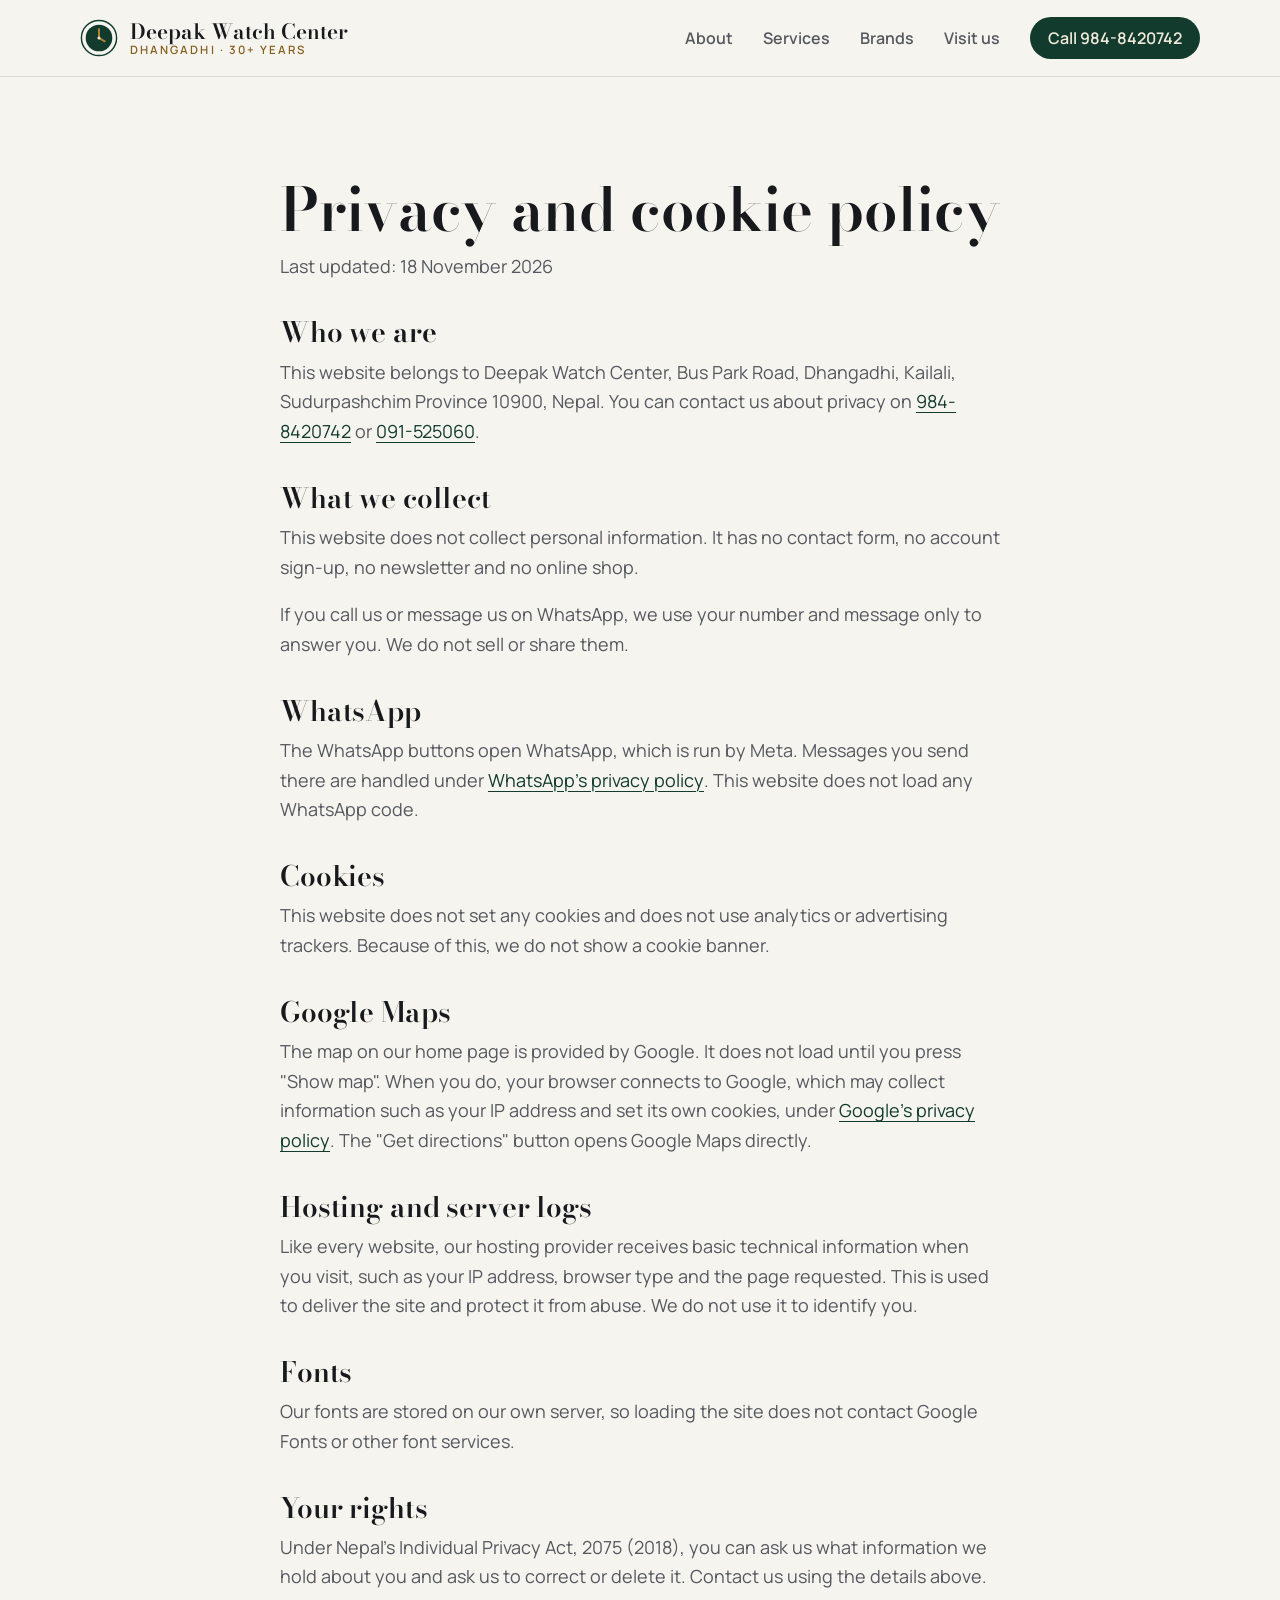
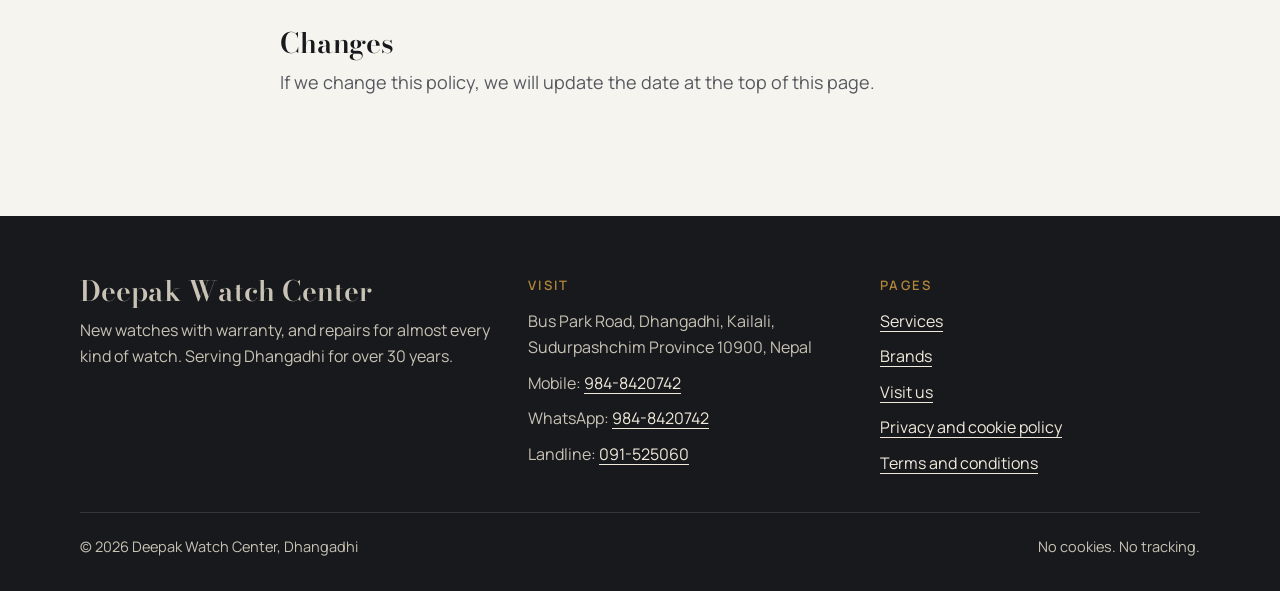
<file: privacy.html>
<!DOCTYPE html>
<html lang="en">
<head>
<meta charset="utf-8">
<meta name="viewport" content="width=device-width, initial-scale=1">
<meta http-equiv="Content-Security-Policy" content="default-src 'none'; script-src 'self'; style-src 'self'; font-src 'self'; img-src 'self' data:; frame-src https://maps.google.com https://www.google.com; base-uri 'none'; form-action 'none'; upgrade-insecure-requests">
<meta name="referrer" content="strict-origin-when-cross-origin">
<title>Privacy and cookie policy | Deepak Watch Center</title>
<meta name="description" content="How the Deepak Watch Center website handles your information and cookies.">
<link rel="canonical" href="https://deepakwatchcenter.com.np/privacy.html">
<meta property="og:title" content="Privacy and cookie policy | Deepak Watch Center">
<meta property="og:description" content="How the Deepak Watch Center website handles your information and cookies.">
<meta property="og:type" content="website">
<meta property="og:url" content="https://deepakwatchcenter.com.np/privacy.html">
<meta name="theme-color" content="#F6F4EF">
<link rel="icon" href="favicon.svg" type="image/svg+xml">
<link rel="preload" href="assets/fonts/bodoni.woff2" as="font" type="font/woff2" crossorigin>
<link rel="stylesheet" href="assets/style.css">
<script src="assets/site.js" defer></script>
</head>
<body>
<a class="skip" href="#main">Skip to main content</a>
<header class="site-header">
  <div class="wrap">
    <a class="logo" href="./" aria-label="Deepak Watch Center, home"><svg viewBox="0 0 40 40" aria-hidden="true" focusable="false"><circle cx="20" cy="20" r="18.5" fill="none" stroke="#123B2E" stroke-width="1.5"/><circle cx="20" cy="20" r="14" fill="#123B2E"/><path d="M20 10.5V20l6 3.5" stroke="#B3873A" stroke-width="2" stroke-linecap="round" fill="none"/><circle cx="20" cy="20" r="1.6" fill="#F1EADB"/></svg><span><b>Deepak Watch Center</b><small>Dhangadhi · 30+ years</small></span></a>
    <nav class="nav" aria-label="Main">
      <button class="menu-toggle" id="menu-toggle" type="button" aria-expanded="false" aria-controls="menu">Menu</button>
      <ul id="menu">
        <li><a href="./#about">About</a></li>
        <li><a href="./#services">Services</a></li>
        <li><a href="./#brands">Brands</a></li>
        <li><a href="./#visit">Visit us</a></li>
        <li><a class="call" href="tel:+9779848420742">Call 984-8420742</a></li>
      </ul>
    </nav>
  </div>
</header>

<main id="main" class="legal">
  <div class="wrap">
    <h1>Privacy and cookie policy</h1>
    <p class="updated">Last updated: 18 November 2026</p>

    <h2>Who we are</h2>
    <p>This website belongs to Deepak Watch Center, Bus Park Road, Dhangadhi, Kailali, Sudurpashchim Province 10900, Nepal. You can contact us about privacy on <a href="tel:+9779848420742">984-8420742</a> or <a href="tel:+97791525060">091-525060</a>.</p>

    <h2>What we collect</h2>
    <p>This website does not collect personal information. It has no contact form, no account sign-up, no newsletter and no online shop.</p>
    <p>If you call us or message us on WhatsApp, we use your number and message only to answer you. We do not sell or share them.</p>

    <h2>WhatsApp</h2>
    <p>The WhatsApp buttons open WhatsApp, which is run by Meta. Messages you send there are handled under <a href="https://www.whatsapp.com/legal/privacy-policy" rel="noopener noreferrer" target="_blank">WhatsApp's privacy policy<span class="sr-only"> (opens in a new tab)</span></a>. This website does not load any WhatsApp code.</p>

    <h2>Cookies</h2>
    <p>This website does not set any cookies and does not use analytics or advertising trackers. Because of this, we do not show a cookie banner.</p>

    <h2 id="map">Google Maps</h2>
    <p>The map on our home page is provided by Google. It does not load until you press "Show map". When you do, your browser connects to Google, which may collect information such as your IP address and set its own cookies, under <a href="https://policies.google.com/privacy" rel="noopener noreferrer" target="_blank">Google's privacy policy<span class="sr-only"> (opens in a new tab)</span></a>. The "Get directions" button opens Google Maps directly.</p>

    <h2>Hosting and server logs</h2>
    <p>Like every website, our hosting provider receives basic technical information when you visit, such as your IP address, browser type and the page requested. This is used to deliver the site and protect it from abuse. We do not use it to identify you.</p>

    <h2>Fonts</h2>
    <p>Our fonts are stored on our own server, so loading the site does not contact Google Fonts or other font services.</p>

    <h2>Your rights</h2>
    <p>Under Nepal's Individual Privacy Act, 2075 (2018), you can ask us what information we hold about you and ask us to correct or delete it. Contact us using the details above.</p>

    <h2>Changes</h2>
    <p>If we change this policy, we will update the date at the top of this page.</p>
  </div>
</main>
<footer class="site-footer">
  <div class="wrap">
    <div class="cols">
      <div>
        <p class="brand">Deepak Watch Center</p>
        <p>New watches with warranty, and repairs for almost every kind of watch. Serving Dhangadhi for over 30 years.</p>
      </div>
      <div>
        <h2>Visit</h2>
        <ul>
          <li>Bus Park Road, Dhangadhi, Kailali, Sudurpashchim Province 10900, Nepal</li>
          <li>Mobile: <a href="tel:+9779848420742">984-8420742</a></li>
          <li>WhatsApp: <a href="https://wa.me/9779848420742" rel="noopener noreferrer" target="_blank">984-8420742<span class="sr-only"> (opens in a new tab)</span></a></li>
          <li>Landline: <a href="tel:+97791525060">091-525060</a></li>
        </ul>
      </div>
      <div>
        <h2>Pages</h2>
        <ul>
          <li><a href="./#services">Services</a></li>
          <li><a href="./#brands">Brands</a></li>
          <li><a href="./#visit">Visit us</a></li>
          <li><a href="privacy.html">Privacy and cookie policy</a></li>
          <li><a href="terms.html">Terms and conditions</a></li>
        </ul>
      </div>
    </div>
    <div class="fine"><span>© <span id="year">2026</span> Deepak Watch Center, Dhangadhi</span><span>No cookies. No tracking.</span></div>
  </div>
</footer>
</body>
</html>
</file>
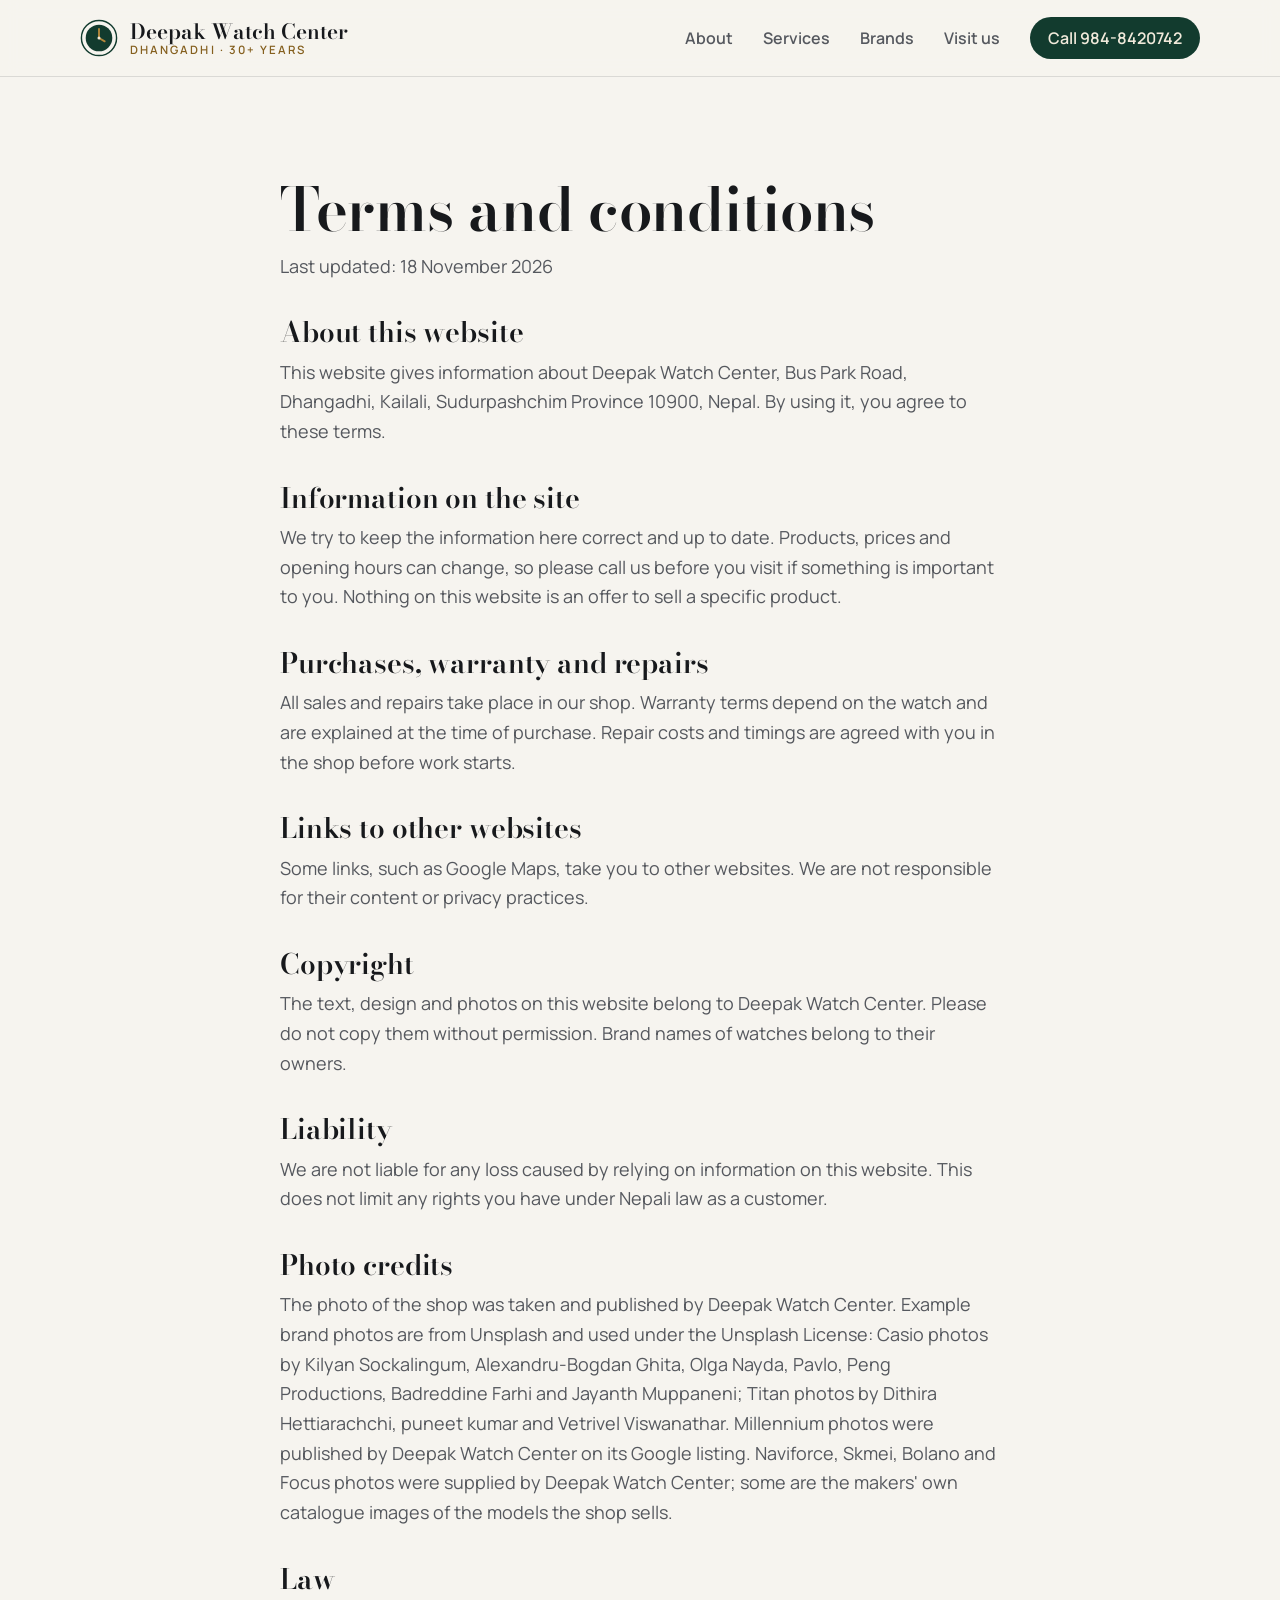
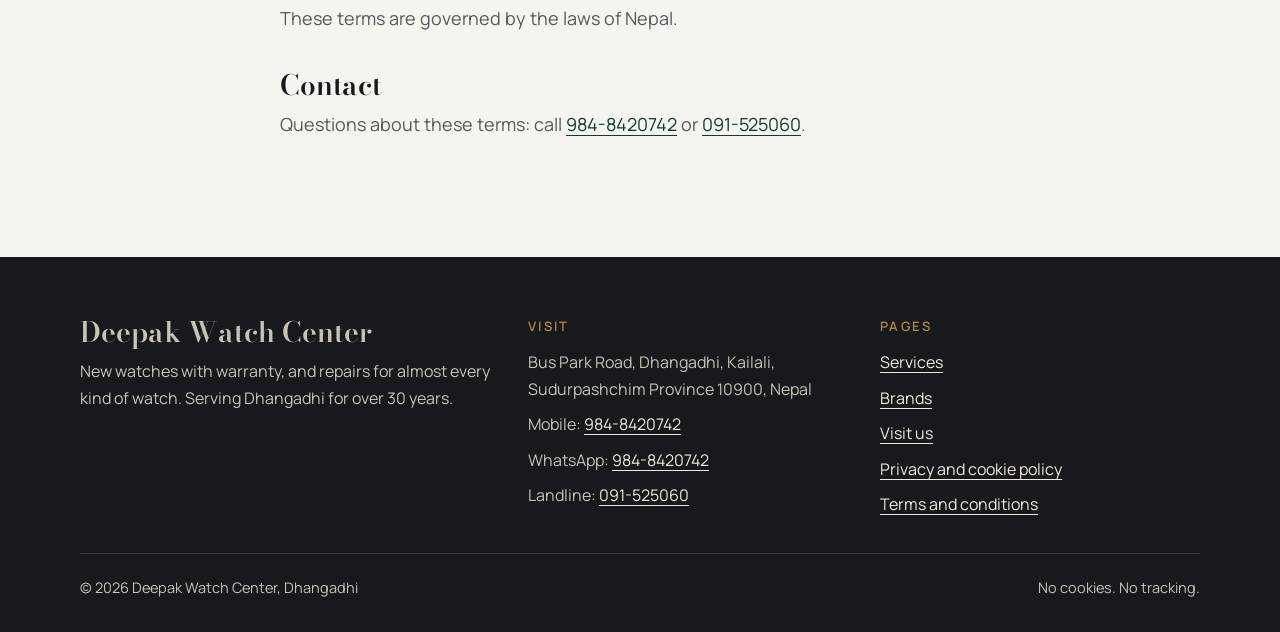
<file: terms.html>
<!DOCTYPE html>
<html lang="en">
<head>
<meta charset="utf-8">
<meta name="viewport" content="width=device-width, initial-scale=1">
<meta http-equiv="Content-Security-Policy" content="default-src 'none'; script-src 'self'; style-src 'self'; font-src 'self'; img-src 'self' data:; frame-src https://maps.google.com https://www.google.com; base-uri 'none'; form-action 'none'; upgrade-insecure-requests">
<meta name="referrer" content="strict-origin-when-cross-origin">
<title>Terms and conditions | Deepak Watch Center</title>
<meta name="description" content="Terms for using the Deepak Watch Center website.">
<link rel="canonical" href="https://deepakwatchcenter.com.np/terms.html">
<meta property="og:title" content="Terms and conditions | Deepak Watch Center">
<meta property="og:description" content="Terms for using the Deepak Watch Center website.">
<meta property="og:type" content="website">
<meta property="og:url" content="https://deepakwatchcenter.com.np/terms.html">
<meta name="theme-color" content="#F6F4EF">
<link rel="icon" href="favicon.svg" type="image/svg+xml">
<link rel="preload" href="assets/fonts/bodoni.woff2" as="font" type="font/woff2" crossorigin>
<link rel="stylesheet" href="assets/style.css">
<script src="assets/site.js" defer></script>
</head>
<body>
<a class="skip" href="#main">Skip to main content</a>
<header class="site-header">
  <div class="wrap">
    <a class="logo" href="./" aria-label="Deepak Watch Center, home"><svg viewBox="0 0 40 40" aria-hidden="true" focusable="false"><circle cx="20" cy="20" r="18.5" fill="none" stroke="#123B2E" stroke-width="1.5"/><circle cx="20" cy="20" r="14" fill="#123B2E"/><path d="M20 10.5V20l6 3.5" stroke="#B3873A" stroke-width="2" stroke-linecap="round" fill="none"/><circle cx="20" cy="20" r="1.6" fill="#F1EADB"/></svg><span><b>Deepak Watch Center</b><small>Dhangadhi · 30+ years</small></span></a>
    <nav class="nav" aria-label="Main">
      <button class="menu-toggle" id="menu-toggle" type="button" aria-expanded="false" aria-controls="menu">Menu</button>
      <ul id="menu">
        <li><a href="./#about">About</a></li>
        <li><a href="./#services">Services</a></li>
        <li><a href="./#brands">Brands</a></li>
        <li><a href="./#visit">Visit us</a></li>
        <li><a class="call" href="tel:+9779848420742">Call 984-8420742</a></li>
      </ul>
    </nav>
  </div>
</header>

<main id="main" class="legal">
  <div class="wrap">
    <h1>Terms and conditions</h1>
    <p class="updated">Last updated: 18 November 2026</p>

    <h2>About this website</h2>
    <p>This website gives information about Deepak Watch Center, Bus Park Road, Dhangadhi, Kailali, Sudurpashchim Province 10900, Nepal. By using it, you agree to these terms.</p>

    <h2>Information on the site</h2>
    <p>We try to keep the information here correct and up to date. Products, prices and opening hours can change, so please call us before you visit if something is important to you. Nothing on this website is an offer to sell a specific product.</p>

    <h2>Purchases, warranty and repairs</h2>
    <p>All sales and repairs take place in our shop. Warranty terms depend on the watch and are explained at the time of purchase. Repair costs and timings are agreed with you in the shop before work starts.</p>

    <h2>Links to other websites</h2>
    <p>Some links, such as Google Maps, take you to other websites. We are not responsible for their content or privacy practices.</p>

    <h2>Copyright</h2>
    <p>The text, design and photos on this website belong to Deepak Watch Center. Please do not copy them without permission. Brand names of watches belong to their owners.</p>

    <h2>Liability</h2>
    <p>We are not liable for any loss caused by relying on information on this website. This does not limit any rights you have under Nepali law as a customer.</p>

    <h2 id="photo-credits">Photo credits</h2>
    <p>The photo of the shop was taken and published by Deepak Watch Center. Example brand photos are from Unsplash and used under the Unsplash License: Casio photos by Kilyan Sockalingum, Alexandru-Bogdan Ghita, Olga Nayda, Pavlo, Peng Productions, Badreddine Farhi and Jayanth Muppaneni; Titan photos by Dithira Hettiarachchi, puneet kumar and Vetrivel Viswanathar. Millennium photos were published by Deepak Watch Center on its Google listing. Naviforce, Skmei, Bolano and Focus photos were supplied by Deepak Watch Center; some are the makers' own catalogue images of the models the shop sells.</p>

    <h2>Law</h2>
    <p>These terms are governed by the laws of Nepal.</p>

    <h2>Contact</h2>
    <p>Questions about these terms: call <a href="tel:+9779848420742">984-8420742</a> or <a href="tel:+97791525060">091-525060</a>.</p>
  </div>
</main>
<footer class="site-footer">
  <div class="wrap">
    <div class="cols">
      <div>
        <p class="brand">Deepak Watch Center</p>
        <p>New watches with warranty, and repairs for almost every kind of watch. Serving Dhangadhi for over 30 years.</p>
      </div>
      <div>
        <h2>Visit</h2>
        <ul>
          <li>Bus Park Road, Dhangadhi, Kailali, Sudurpashchim Province 10900, Nepal</li>
          <li>Mobile: <a href="tel:+9779848420742">984-8420742</a></li>
          <li>WhatsApp: <a href="https://wa.me/9779848420742" rel="noopener noreferrer" target="_blank">984-8420742<span class="sr-only"> (opens in a new tab)</span></a></li>
          <li>Landline: <a href="tel:+97791525060">091-525060</a></li>
        </ul>
      </div>
      <div>
        <h2>Pages</h2>
        <ul>
          <li><a href="./#services">Services</a></li>
          <li><a href="./#brands">Brands</a></li>
          <li><a href="./#visit">Visit us</a></li>
          <li><a href="privacy.html">Privacy and cookie policy</a></li>
          <li><a href="terms.html">Terms and conditions</a></li>
        </ul>
      </div>
    </div>
    <div class="fine"><span>© <span id="year">2026</span> Deepak Watch Center, Dhangadhi</span><span>No cookies. No tracking.</span></div>
  </div>
</footer>
</body>
</html>
</file>
<file: assets/style.css>
/* Deepak Watch Center — "watchmaker's counter"
   Warm paper, deep green and brass. Real shop photos do the talking.
   Contrast (WCAG AA): ink on paper 16:1 · muted on paper 6.5:1 · dark brass on paper 5.2:1
   cream on green 10.4:1 · sage on green 7.2:1 · light brass on green 3.8:1 (large text only). */

@font-face{font-family:"Bodoni Moda";src:url("fonts/bodoni.woff2") format("woff2");font-weight:400 900;font-display:swap}
@font-face{font-family:"Manrope";src:url("fonts/manrope.woff2") format("woff2");font-weight:200 800;font-display:swap}

:root{
  --paper:#F6F4EF;
  --paper-2:#EDE9E0;
  --ink:#17191C;
  --muted:#55585E;
  --green:#123B2E;
  --green-2:#0D2C22;
  --brass:#B3873A;
  --brass-dk:#85601F;
  --cream:#F1EADB;
  --sage:#B9C9BF;
  --line:rgba(23,25,28,.12);
  --line-dk:rgba(241,234,219,.18);
  --serif:"Bodoni Moda","Didot","Bodoni 72",Georgia,serif;
  --sans:"Manrope","Segoe UI",system-ui,sans-serif;
  --ease-out:cubic-bezier(.23,1,.32,1);
  --wrap:1200px;
  color-scheme:light;
}
*{box-sizing:border-box}
html{scroll-behavior:smooth;scroll-padding-top:84px}
body{margin:0;background:var(--paper);color:var(--ink);font:18px/1.65 var(--sans);-webkit-font-smoothing:antialiased}
img{max-width:100%;display:block}
a{color:var(--green);text-underline-offset:4px;text-decoration-thickness:1px}
a:hover{text-decoration-thickness:2px}
:focus-visible{outline:3px solid var(--brass-dk);outline-offset:3px;border-radius:4px}
.dark :focus-visible{outline-color:var(--brass)}
h1,h2,h3{font-family:var(--serif);font-weight:600;line-height:1.08;margin:0;text-wrap:balance;letter-spacing:-.005em}
p{margin:0 0 1em}
.wrap{max-width:var(--wrap);margin:0 auto;padding:0 clamp(18px,4vw,40px)}
.skip{position:absolute;left:12px;top:-60px;background:var(--green);color:var(--cream);padding:10px 14px;border-radius:6px;font-weight:700;z-index:50}
.skip:focus{top:12px}
.sr-only{position:absolute;width:1px;height:1px;overflow:hidden;clip:rect(0 0 0 0);white-space:nowrap}

/* header */
.site-header{position:sticky;top:0;z-index:20;background:rgba(246,244,239,.94);backdrop-filter:blur(8px);border-bottom:1px solid var(--line)}
.site-header .wrap{display:flex;align-items:center;justify-content:space-between;height:76px;gap:16px}
.logo{display:flex;align-items:center;gap:12px;color:var(--ink);text-decoration:none}
.logo svg{width:38px;height:38px;flex:none}
.logo b{display:block;font:600 21px/1.1 var(--serif)}
.logo small{display:block;font:600 11.5px/1.2 var(--sans);letter-spacing:.18em;text-transform:uppercase;color:var(--brass-dk)}
.nav ul{list-style:none;display:flex;gap:30px;margin:0;padding:0;align-items:center}
.nav a{color:var(--muted);text-decoration:none;font-weight:600;font-size:16px}
.nav a:hover{color:var(--ink)}
.nav .call{color:var(--cream);background:var(--green);padding:10px 18px;border-radius:999px}
.nav .call:hover{color:var(--cream);background:var(--green-2)}
.menu-toggle{display:none;background:none;border:1px solid var(--line);color:var(--ink);border-radius:8px;padding:8px 14px;font:700 15px var(--sans);cursor:pointer}
@media (max-width:960px){
  .menu-toggle{display:block}
  .nav ul{display:none;position:absolute;top:76px;left:0;right:0;flex-direction:column;align-items:stretch;gap:0;background:var(--paper);border-bottom:1px solid var(--line);padding:8px clamp(18px,4vw,40px) 20px}
  .nav ul.open{display:flex}
  .nav li a{display:block;padding:13px 0}
  .nav .call{text-align:center;margin-top:8px}
}

/* buttons (press feedback per Emil Kowalski's guidance) */
.btn{display:inline-flex;align-items:center;gap:10px;font:700 16.5px var(--sans);padding:15px 24px;border-radius:999px;text-decoration:none;border:1.5px solid transparent;cursor:pointer;transition:transform 160ms var(--ease-out),background-color 200ms ease,border-color 200ms ease}
.btn:active{transform:scale(.97)}
.btn svg{width:19px;height:19px}
.btn-green{background:var(--green);color:var(--cream)}
.btn-green:hover{background:var(--green-2);color:var(--cream)}
.btn-line{border-color:var(--ink);color:var(--ink);background:transparent}
.btn-line:hover{background:var(--ink);color:var(--paper)}
.dark .btn-line{border-color:var(--cream);color:var(--cream)}
.dark .btn-line:hover{background:var(--cream);color:var(--green)}
.actions{display:flex;flex-wrap:wrap;gap:12px}

/* hero */
.hero{padding:clamp(40px,6vw,80px) 0 clamp(48px,6vw,80px)}
.hero .wrap{display:grid;grid-template-columns:minmax(0,1fr) minmax(0,1.05fr);gap:clamp(32px,5vw,72px);align-items:center}
.kicker{display:flex;align-items:center;gap:12px;font:700 13px var(--sans);letter-spacing:.18em;text-transform:uppercase;color:var(--brass-dk);margin-bottom:22px}
.kicker::before{content:"";width:34px;height:1px;background:var(--brass-dk)}
.hero h1{font-size:clamp(44px,5.8vw,80px);font-weight:600}
.hero h1 em{font-style:italic;font-weight:500;color:var(--green)}
.hero .lead{font-size:clamp(18px,1.5vw,20.5px);color:var(--muted);max-width:42ch;margin:24px 0 32px}
.hero-photo{position:relative;margin:0}
.hero-photo img{width:100%;height:auto;aspect-ratio:16/9;object-fit:cover;border-radius:6px}
.hero-photo figcaption{position:relative;margin:-36px 0 0 -24px;display:inline-block;background:var(--green);color:var(--cream);padding:20px 24px;border-radius:6px;max-width:300px;box-shadow:0 24px 48px -24px rgba(13,44,34,.55)}
.hero-photo figcaption b{display:block;font:600 34px/1 var(--serif);color:var(--brass)}
.hero-photo figcaption span{font-size:15px;color:var(--sage)}
@media (max-width:900px){.hero .wrap{grid-template-columns:1fr}.hero-photo figcaption{margin:-28px 0 0 16px}}

/* facts strip */
.facts{border-top:1px solid var(--line);border-bottom:1px solid var(--line);background:var(--paper-2)}
.facts ul{list-style:none;margin:0 auto;padding:0;display:grid;grid-template-columns:repeat(4,1fr)}
.facts li{padding:26px 22px;border-left:1px solid var(--line)}
.facts li:first-child{border-left:0}
.facts b{display:block;font:600 26px/1.15 var(--serif)}
.facts span{color:var(--muted);font-size:15px}
@media (max-width:860px){.facts ul{grid-template-columns:1fr 1fr}.facts li:nth-child(3){border-left:0}.facts li:nth-child(n+3){border-top:1px solid var(--line)}}

/* sections */
section.block{padding:clamp(72px,9vw,120px) 0}
.block h2{font-size:clamp(36px,4.4vw,58px);margin-bottom:18px}
.block .intro{font-size:19px;color:var(--muted);max-width:58ch;margin-bottom:44px}
.dark{background:var(--green);color:var(--cream)}
.dark .kicker{color:var(--sage)}
.dark .kicker::before{background:var(--brass)}
.dark .intro,.dark p{color:var(--sage)}
.dark a{color:var(--cream)}
.split{display:grid;grid-template-columns:minmax(0,1fr) minmax(0,1fr);gap:clamp(32px,6vw,88px);align-items:center}
.split img{border-radius:6px;width:100%;height:auto;aspect-ratio:4/5;object-fit:cover}
.about-text p{color:var(--muted);font-size:19px;max-width:54ch}
.about-text p.big{font:500 clamp(24px,2.3vw,30px)/1.35 var(--serif);color:var(--ink)}
.sig{display:flex;gap:28px;margin-top:28px;padding-top:24px;border-top:1px solid var(--line);flex-wrap:wrap}
.sig div b{display:block;font:600 30px/1 var(--serif);color:var(--green)}
.sig div span{font-size:14.5px;color:var(--muted)}
@media (max-width:900px){.split{grid-template-columns:1fr}.split img{aspect-ratio:4/3}}

/* services */
.services{display:grid;grid-template-columns:repeat(2,minmax(0,1fr));gap:24px}
.service{background:var(--green-2);border:1px solid var(--line-dk);border-radius:8px;overflow:hidden;display:flex;flex-direction:column}
.service img{width:100%;height:auto;aspect-ratio:16/10;object-fit:cover}
.service .body{padding:30px 30px 34px}
.service h3{font-size:clamp(28px,2.6vw,36px);color:var(--cream);margin-bottom:12px}
.service ul{list-style:none;margin:16px 0 0;padding:0;display:grid;gap:10px}
.service li{position:relative;padding-left:24px;color:var(--cream)}
.service li::before{content:"";position:absolute;left:0;top:.7em;width:10px;height:1.5px;background:var(--brass)}
.also{margin-top:28px;display:flex;flex-wrap:wrap;align-items:center;gap:14px 28px;border-top:1px solid var(--line-dk);padding-top:26px}
.also b{font:600 22px var(--serif);color:var(--cream)}
.also span{color:var(--sage)}
@media (max-width:820px){.services{grid-template-columns:1fr}}

/* gallery */
.gallery{display:grid;grid-template-columns:repeat(6,1fr);grid-auto-rows:220px;gap:14px}
.gallery figure{margin:0;position:relative;overflow:hidden;border-radius:6px;background:var(--paper-2)}
.gallery img{width:100%;height:100%;object-fit:cover;transition:transform 400ms var(--ease-out)}
@media (hover:hover) and (pointer:fine){.gallery figure:hover img{transform:scale(1.03)}}
.gallery figcaption{position:absolute;left:10px;bottom:10px;background:rgba(23,25,28,.82);color:#fff;font-size:13.5px;font-weight:600;padding:5px 10px;border-radius:4px}
.g1{grid-column:span 4;grid-row:span 2}.g2,.g3{grid-column:span 2;grid-row:span 1}
.brand-list{list-style:none;margin:0 0 40px;padding:0;display:flex;flex-wrap:wrap;gap:10px}
.brand-list li{font:600 20px var(--serif);padding:10px 22px;border:1px solid var(--line);border-radius:999px;background:#fff}
.credit{margin:16px 0 0;font-size:14.5px;color:var(--muted)}
@media (max-width:820px){.gallery{grid-template-columns:1fr 1fr;grid-auto-rows:170px}.g1{grid-column:span 2}.g2,.g3{grid-column:span 1}}

/* steps */
.steps{list-style:none;margin:0;padding:0;display:grid;grid-template-columns:repeat(3,1fr);gap:0;counter-reset:s;border-top:1px solid var(--line)}
.steps li{counter-increment:s;padding:30px 28px 10px 0;border-right:1px solid var(--line);margin-right:28px}
.steps li:last-child{border-right:0;margin-right:0}
.steps li::before{content:"0" counter(s);display:block;font:600 44px/1 var(--serif);color:var(--brass-dk);margin-bottom:16px}
.steps h3{font-size:26px;margin-bottom:8px}
.steps p{color:var(--muted)}
@media (max-width:860px){.steps{grid-template-columns:1fr}.steps li{border-right:0;margin-right:0;border-bottom:1px solid var(--line);padding-right:0}}

/* reviews */
.review-row{display:grid;grid-template-columns:auto 1fr;gap:clamp(28px,5vw,72px);align-items:center}
.review-row .score{font:600 clamp(96px,11vw,150px)/.85 var(--serif);color:var(--brass);margin:0}
.stars{display:flex;gap:6px;margin-bottom:14px}.stars svg{width:26px;height:26px}
.review-row p{font-size:20px;color:var(--cream);max-width:44ch}
@media (max-width:700px){.review-row{grid-template-columns:1fr}}

/* faq */
.faq{display:grid;max-width:880px;border-top:1px solid var(--line)}
.faq details{border-bottom:1px solid var(--line)}
.faq summary{cursor:pointer;list-style:none;padding:24px 48px 24px 0;font:600 22px var(--serif);position:relative}
.faq summary::-webkit-details-marker{display:none}
.faq summary::after{content:"+";position:absolute;right:4px;top:50%;transform:translateY(-50%);font:400 28px var(--sans);color:var(--brass-dk);transition:transform 200ms var(--ease-out)}
.faq details[open] summary::after{transform:translateY(-50%) rotate(45deg)}
.faq details p{color:var(--muted);padding-bottom:24px;margin:0;max-width:64ch}

/* visit */
.visit{display:grid;grid-template-columns:minmax(0,1fr) minmax(0,1.15fr);gap:clamp(28px,4vw,56px)}
.visit .store{border-radius:6px;width:100%;height:auto;aspect-ratio:16/9;object-fit:cover;margin-bottom:28px}
.contact-list{list-style:none;margin:0 0 28px;padding:0;display:grid;gap:18px}
.contact-list li{display:grid;grid-template-columns:44px 1fr;gap:14px;align-items:center}
.contact-list .ic{width:44px;height:44px;border-radius:50%;border:1px solid var(--line);display:grid;place-items:center;color:var(--green)}
.contact-list .ic svg{width:20px;height:20px}
.contact-list small{display:block;color:var(--muted);font-size:14px}
.contact-list a{font-weight:700;font-size:20px;color:var(--ink);text-decoration:none;border-bottom:1.5px solid var(--brass)}
.wa-box{margin-top:32px;padding:26px;border:1px solid var(--line);border-radius:8px;background:#fff}
.wa-box h3{font-size:26px;margin-bottom:8px}
.wa-box p{color:var(--muted)}
.map{background:var(--paper-2);border:1px solid var(--line);border-radius:6px;min-height:520px;display:grid;place-items:center;overflow:hidden;position:relative}
.map-consent{max-width:400px;text-align:center;padding:32px}
.map-consent svg{width:48px;height:48px;margin:0 auto 16px;color:var(--green)}
.map-consent p{color:var(--muted);font-size:16.5px}
.map iframe{position:absolute;inset:0;width:100%;height:100%;border:0}
@media (max-width:900px){.visit{grid-template-columns:1fr}.map{min-height:400px}}

/* legal pages */
.legal{padding:clamp(56px,8vw,100px) 0}
.legal .wrap{max-width:800px}
.legal h1{font-size:clamp(40px,5vw,60px);margin-bottom:10px}
.legal .updated{color:var(--muted);margin-bottom:36px}
.legal h2{font-size:28px;margin:36px 0 10px}
.legal p,.legal li{color:var(--muted)}

/* footer */
.site-footer{background:var(--ink);color:var(--cream);padding:60px 0 32px;font-size:16px}
.site-footer .cols{display:grid;grid-template-columns:1.3fr 1fr 1fr;gap:32px;margin-bottom:36px}
.site-footer h2{font:600 13px var(--sans);letter-spacing:.18em;text-transform:uppercase;color:var(--brass);margin-bottom:14px}
.site-footer .brand{font:600 28px/1.1 var(--serif);margin-bottom:10px}
.site-footer p,.site-footer li{color:#C9C3B6}
.site-footer ul{list-style:none;margin:0;padding:0;display:grid;gap:9px}
.site-footer a{color:var(--cream)}
.site-footer :focus-visible{outline-color:var(--brass)}
.site-footer .fine{border-top:1px solid rgba(241,234,219,.14);padding-top:22px;color:#C9C3B6;display:flex;justify-content:space-between;flex-wrap:wrap;gap:10px;font-size:14.5px}
@media (max-width:800px){.site-footer .cols{grid-template-columns:1fr}}

@media (prefers-reduced-motion:reduce){
  html{scroll-behavior:auto}
  .btn,.gallery img,.faq summary::after{transition:none}
  .btn:active{transform:none}
}

/* brand tabs */
.brand-tabs{display:flex;flex-wrap:wrap;gap:10px;margin:0 0 28px}
.brand-tab{font:600 19px var(--serif);display:inline-flex;align-items:center;gap:10px;padding:11px 22px;border-radius:999px;border:1px solid var(--line);background:#fff;color:var(--ink);cursor:pointer;transition:transform 160ms var(--ease-out),background-color 200ms ease,color 200ms ease}
.brand-tab:active{transform:scale(.97)}
.brand-tab .count{font:700 12.5px var(--sans);color:var(--muted)}
.brand-tab[aria-selected="true"]{background:var(--green);color:var(--cream);border-color:var(--green)}
.brand-tab[aria-selected="true"] .count{color:var(--sage)}
@media (hover:hover) and (pointer:fine){.brand-tab:hover{border-color:var(--green)}}
.brand-panel:focus-visible{outline-offset:8px}
.brand-blurb{color:var(--muted);margin-bottom:18px}
.shots{list-style:none;margin:0;padding:0;display:grid;grid-template-columns:repeat(auto-fill,minmax(260px,1fr));gap:16px}
.shot{display:block;width:100%;padding:0;border:0;background:var(--paper-2);border-radius:6px;overflow:hidden;cursor:zoom-in;position:relative;text-align:left;font:inherit;color:inherit}
.shot img{width:100%;height:auto;aspect-ratio:4/3;object-fit:cover;transition:transform 400ms var(--ease-out)}
@media (hover:hover) and (pointer:fine){.shot:hover img{transform:scale(1.04)}}
.shot span{position:absolute;left:10px;bottom:10px;background:rgba(23,25,28,.82);color:#fff;font-size:13.5px;font-weight:600;padding:5px 10px;border-radius:4px}
.empty{border:1px dashed rgba(23,25,28,.3);border-radius:8px;padding:34px;max-width:720px;background:#fff}
.empty p{color:var(--muted);font-size:18.5px}
.empty b{color:var(--ink)}
.brand-panel[hidden]{display:none}
.lightbox{border:0;padding:0;background:transparent;max-width:min(1100px,94vw);max-height:92vh;overflow:visible}
.lightbox::backdrop{background:rgba(10,12,14,.86)}
.lightbox figure{margin:0}
.lightbox img{max-width:100%;max-height:82vh;width:auto;height:auto;border-radius:6px;display:block;margin:0 auto}
.lightbox figure{text-align:center}
.lightbox figcaption{display:inline-block;color:#fff;background:#17191C;padding:6px 14px;border-radius:4px;margin-top:12px;font-weight:600}
.lb-close{position:absolute;top:-48px;right:0;background:#fff;color:var(--ink);border:0;border-radius:999px;padding:8px 18px;font:700 15px var(--sans);cursor:pointer}
.lb-close:focus-visible{outline-color:#fff}
@media (prefers-reduced-motion:reduce){.brand-tab,.shot img{transition:none}}
</file>
